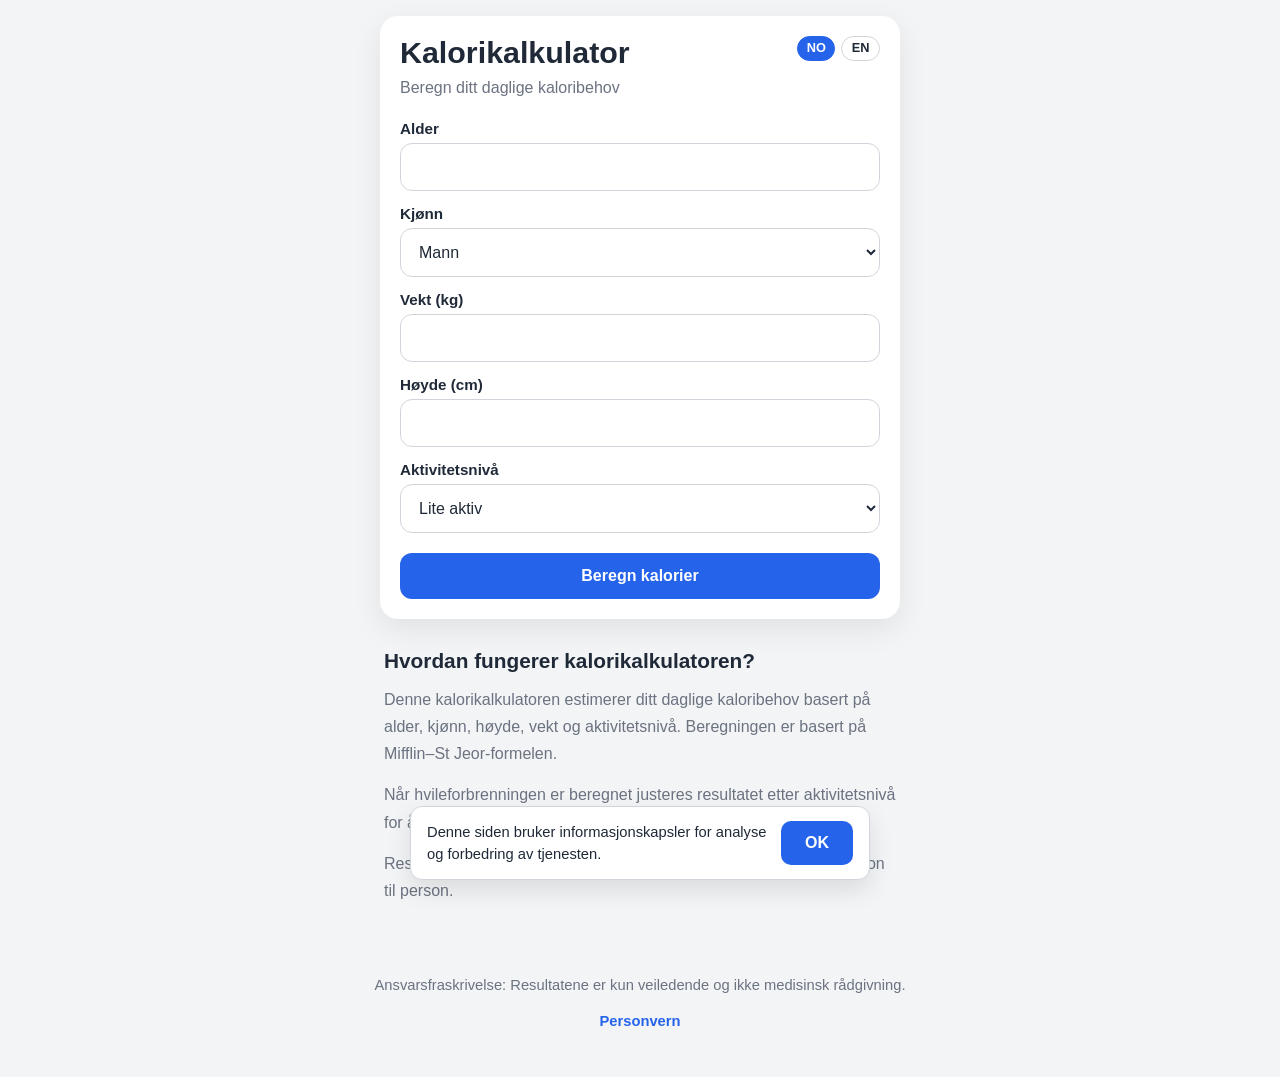
<file: index.html>
<!DOCTYPE html>
<html lang="no">
<head>
  <meta charset="UTF-8" />
  <meta name="viewport" content="width=device-width, initial-scale=1.0" />
  <title>Kalorikalkulator</title>
  <meta
    name="description"
    content="Beregn ditt daglige kaloribehov basert på alder, kjønn, høyde, vekt og aktivitetsnivå."
  />
  <link rel="stylesheet" href="styles.css" />
</head>
<body>
  <main class="page">
    <div class="content-wrap">
      <section class="card">
        <div class="top-bar">
          <div class="header-content">
            <h1 id="title">Kalorikalkulator</h1>
            <p id="subtitle">Beregn ditt daglige kaloribehov</p>
          </div>

          <div class="language-switcher" aria-label="Language switcher">
            <button type="button" class="lang-btn active" data-lang="no">NO</button>
            <button type="button" class="lang-btn" data-lang="en">EN</button>
          </div>
        </div>

        <form id="calorieForm" novalidate>
          <div class="form-group">
            <label for="age" id="label-age">Alder</label>
            <input type="number" id="age" min="1" required />
          </div>

          <div class="form-group">
            <label for="gender" id="label-gender">Kjønn</label>
            <select id="gender" required>
              <option value="male" id="option-male">Mann</option>
              <option value="female" id="option-female">Kvinne</option>
            </select>
          </div>

          <div class="form-group">
            <label for="weight" id="label-weight">Vekt (kg)</label>
            <input type="number" id="weight" min="1" step="0.1" required />
          </div>

          <div class="form-group">
            <label for="height" id="label-height">Høyde (cm)</label>
            <input type="number" id="height" min="1" required />
          </div>

          <div class="form-group">
            <label for="activity" id="label-activity">Aktivitetsnivå</label>
            <select id="activity" required>
              <option value="1.2" id="option-activity-1">Lite aktiv</option>
              <option value="1.375" id="option-activity-2">Litt aktiv</option>
              <option value="1.55" id="option-activity-3">Moderat aktiv</option>
              <option value="1.725" id="option-activity-4">Veldig aktiv</option>
            </select>
          </div>

          <button type="submit" id="calculate-btn">Beregn kalorier</button>
        </form>

        <section id="result" class="result hidden" aria-live="polite"></section>
      </section>

      <section class="seo-content">
        <h2 id="seo-title">Hvordan fungerer kalorikalkulatoren?</h2>

        <p id="seo-paragraph-1">
          Denne kalorikalkulatoren estimerer ditt daglige kaloribehov basert på alder,
          kjønn, høyde, vekt og aktivitetsnivå. Beregningen er basert på
          Mifflin–St Jeor-formelen.
        </p>

        <p id="seo-paragraph-2">
          Når hvileforbrenningen er beregnet justeres resultatet etter
          aktivitetsnivå for å estimere ditt daglige energibehov.
        </p>

        <p id="seo-paragraph-3">
          Resultatet er kun et estimat. Faktisk kaloribehov kan variere
          fra person til person.
        </p>
      </section>
    </div>
  </main>

  <footer class="site-footer">
    <div class="footer-inner">
      <p id="footer-disclaimer">
        Ansvarsfraskrivelse: Resultatene er kun veiledende og ikke medisinsk rådgivning.
      </p>

      <p class="footer-links">
        <a href="privacy.html" id="privacy-link">Personvern</a>
      </p>
    </div>
  </footer>

  <div id="cookie-banner" class="cookie-banner hidden">
    <p id="cookie-text">
      Denne siden bruker informasjonskapsler for analyse og forbedring av tjenesten.
    </p>
    <button id="cookie-accept" type="button">OK</button>
  </div>

  <script src="script.js"></script>
</body>
</html>
</file>
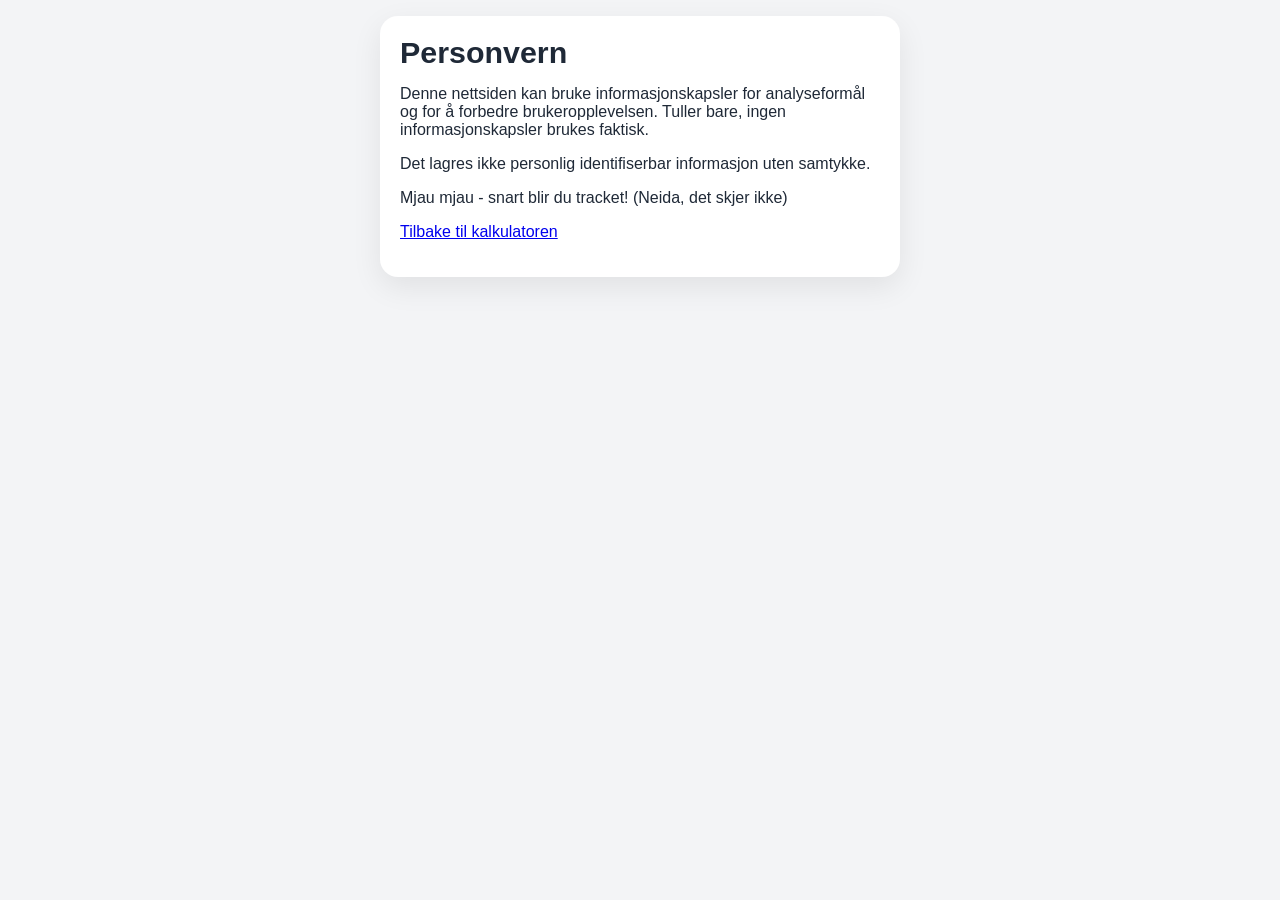
<file: privacy.html>
<!DOCTYPE html>
<html lang="no">
<head>
  <meta charset="UTF-8" />
  <meta name="viewport" content="width=device-width, initial-scale=1.0" />
  <title>Personvern</title>
  <meta
    name="description"
    content="Informasjon om personvern og informasjonskapsler for denne nettsiden."
  />
  <link rel="stylesheet" href="styles.css" />
</head>
<body>
  <main class="page">
    <div class="content-wrap">
      <section class="card">
        <h1>Personvern</h1>

        <p>
          Denne nettsiden kan bruke informasjonskapsler for analyseformål og for å
          forbedre brukeropplevelsen. Tuller bare, ingen informasjonskapsler brukes faktisk.    
        </p>

        <p>
          Det lagres ikke personlig identifiserbar informasjon uten samtykke.
        </p>

        <p>
          Mjau mjau - snart blir du tracket! (Neida, det skjer ikke)
        </p>

        <p>
          <a href="index.html">Tilbake til kalkulatoren</a>
        </p>
      </section>
    </div>
  </main>
</body>
</html>
</file>
<file: styles.css>
* {
  box-sizing: border-box;
}

:root {
  --bg: #f3f4f6;
  --card: #ffffff;
  --text: #1f2937;
  --muted: #6b7280;
  --border: #d1d5db;
  --accent: #2563eb;
  --accent-hover: #1d4ed8;
  --accent-soft: #dbeafe;
  --success-bg: #f0fdf4;
  --success-border: #bbf7d0;
}

body {
  margin: 0;
  font-family: Arial, sans-serif;
  background: var(--bg);
  color: var(--text);
}

.page {
  min-height: 100vh;
  padding: 16px;
}

.content-wrap {
  width: 100%;
  max-width: 760px;
  margin: 0 auto;
}

.card {
  width: 100%;
  max-width: 520px;
  margin: 0 auto;
  background: var(--card);
  border-radius: 18px;
  padding: 20px;
  box-shadow: 0 10px 30px rgba(0, 0, 0, 0.08);
}

.top-bar {
  display: flex;
  justify-content: space-between;
  align-items: flex-start;
  gap: 16px;
  margin-bottom: 20px;
}

.header-content {
  flex: 1;
  min-width: 0;
}

h1 {
  margin: 0 0 8px;
  font-size: clamp(1.5rem, 4vw, 1.9rem);
  line-height: 1.1;
  word-break: break-word;
}

#subtitle {
  margin: 0;
  color: var(--muted);
  font-size: 1rem;
  line-height: 1.4;
}

.language-switcher {
  display: flex;
  gap: 6px;
  flex-shrink: 0;
}

.lang-btn {
  border: 1px solid var(--border);
  background: white;
  color: var(--text);
  border-radius: 999px;
  padding: 5px 9px;
  cursor: pointer;
  font-weight: 700;
  min-width: 38px;
  font-size: 0.8rem;
  line-height: 1;
  transition: background-color 0.2s ease, color 0.2s ease, border-color 0.2s ease;
}

.lang-btn:hover {
  border-color: var(--accent);
}

.lang-btn.active {
  background: var(--accent);
  color: white;
  border-color: var(--accent);
}

form {
  display: grid;
  gap: 14px;
}

.form-group {
  display: flex;
  flex-direction: column;
  gap: 6px;
}

label {
  font-weight: 700;
  font-size: 0.95rem;
}

input,
select,
button {
  width: 100%;
  font: inherit;
  border-radius: 12px;
}

input,
select {
  padding: 14px;
  border: 1px solid var(--border);
  background: white;
  color: var(--text);
  transition: border-color 0.2s ease, box-shadow 0.2s ease;
}

input:hover,
select:hover {
  border-color: #9ca3af;
}

input:focus,
select:focus,
button:focus,
.lang-btn:focus {
  outline: 2px solid var(--accent-soft);
  outline-offset: 2px;
}

button[type="submit"] {
  border: none;
  padding: 14px 16px;
  background: var(--accent);
  color: white;
  font-weight: 700;
  cursor: pointer;
  margin-top: 6px;
  transition: background-color 0.2s ease, transform 0.1s ease;
  min-height: 44px;
}

button[type="submit"]:hover {
  background: var(--accent-hover);
}

button[type="submit"]:active {
  transform: translateY(1px);
}

.result {
  margin-top: 18px;
  padding: 18px;
  border-radius: 14px;
  background: var(--success-bg);
  border: 1px solid var(--success-border);
}

.result h2 {
  margin-top: 0;
  margin-bottom: 14px;
  font-size: 1.1rem;
}

.result p {
  margin: 10px 0;
  line-height: 1.5;
}

.result p + p {
  border-top: 1px solid rgba(0, 0, 0, 0.06);
  padding-top: 10px;
}

.result-note {
  margin-top: 14px;
  font-size: 0.9rem;
  color: var(--muted);
  line-height: 1.5;
}

.seo-content {
  max-width: 520px;
  margin: 28px auto 0;
  padding: 0 4px;
}

.seo-content h2 {
  margin: 0 0 12px;
  font-size: 1.3rem;
  line-height: 1.3;
}

.seo-content p {
  margin: 0 0 14px;
  color: var(--muted);
  line-height: 1.7;
}

.site-footer {
  margin-top: 40px;
  padding: 0 16px 32px;
}

.footer-inner {
  max-width: 760px;
  margin: 0 auto;
  text-align: center;
}

.site-footer p {
  margin: 0 0 12px;
  color: var(--muted);
  font-size: 0.92rem;
  line-height: 1.6;
}

.footer-links a {
  color: var(--accent);
  text-decoration: none;
  font-weight: 700;
}

.footer-links a:hover {
  text-decoration: underline;
}

.cookie-banner {
  position: fixed;
  bottom: 20px;
  left: 50%;
  transform: translateX(-50%);
  width: calc(100% - 24px);
  max-width: 460px;
  background: white;
  border: 1px solid var(--border);
  border-radius: 12px;
  padding: 14px 16px;
  box-shadow: 0 10px 25px rgba(0, 0, 0, 0.1);
  display: flex;
  gap: 14px;
  align-items: center;
  justify-content: space-between;
  z-index: 1000;
}

.cookie-banner p {
  margin: 0;
  font-size: 0.92rem;
  line-height: 1.5;
}

.cookie-banner button {
  width: auto;
  min-width: 72px;
  min-height: 44px;
  border: none;
  background: var(--accent);
  color: white;
  padding: 10px 14px;
  border-radius: 10px;
  cursor: pointer;
  font-weight: 700;
}

.cookie-banner button:hover {
  background: var(--accent-hover);
}

.hidden {
  display: none;
}

@media (max-width: 600px) {
  .page {
    padding: 12px;
  }

  .card {
    padding: 16px;
    border-radius: 14px;
  }

  .top-bar {
    flex-direction: column;
    align-items: stretch;
    gap: 10px;
  }

  .language-switcher {
    width: auto;
    align-self: flex-start;
  }

  .lang-btn {
    flex: 0 0 auto;
  }

  #subtitle {
    font-size: 0.95rem;
  }

  .seo-content h2 {
    font-size: 1.15rem;
  }

  input,
  select,
  button {
    font-size: 16px;
  }

  .cookie-banner {
    flex-direction: column;
    align-items: stretch;
  }

  .cookie-banner button {
    width: 100%;
  }
}
</file>
